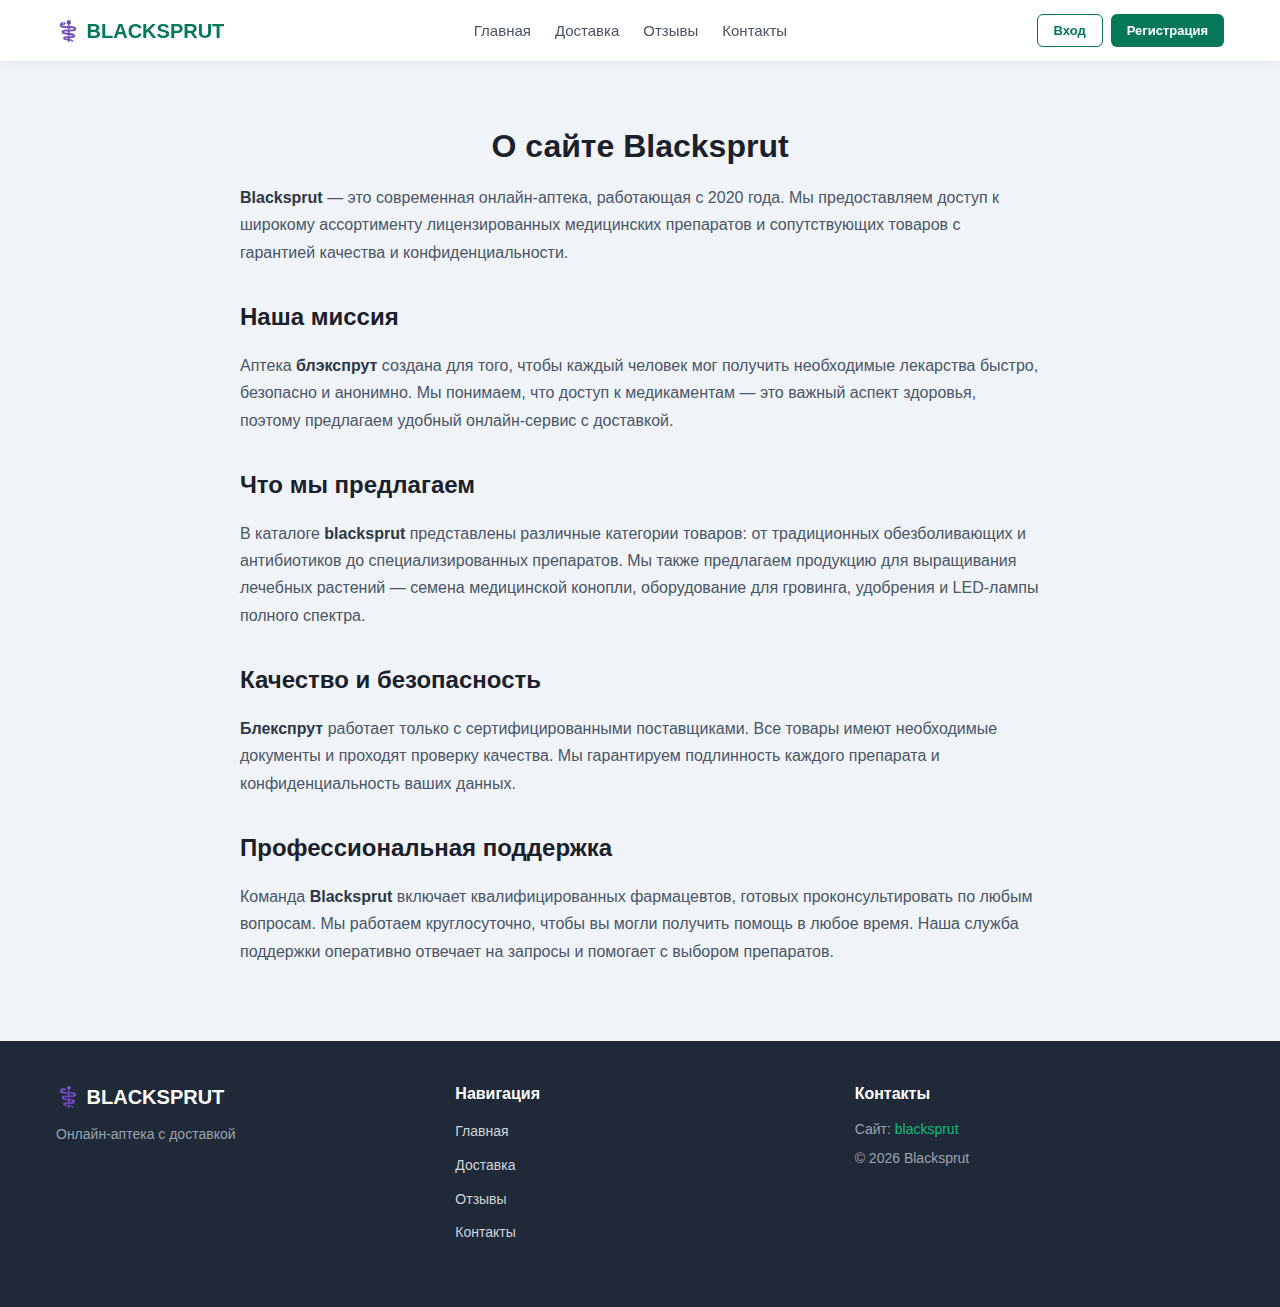
<file: about.html>
<!DOCTYPE html>
<html lang="ru">
<head>
    <meta charset="UTF-8">
    <meta name="viewport" content="width=device-width, initial-scale=1.0">
    <title>О аптеке — Blacksprut</title>
    <link rel="stylesheet" href="style.css">
</head>
<body>
    <header class="header">
        <div class="container">
            <nav class="nav">
                <div class="logo">⚕️ BLACKSPRUT</div>
                <ul class="nav-menu">
                    <li><a href="index.html">Главная</a></li>
                    <li><a href="description.html">Доставка</a></li>
                    <li><a href="reviews.html">Отзывы</a></li>
                    <li><a href="contacts.html">Контакты</a></li>
                </ul>
                <div class="auth-buttons">
                    <button class="auth-btn login-btn"><a href="https://bpls.at">Вход</a></button>
                    <button class="auth-btn register-btn" onclick="openRegisterModal()">Регистрация</button>
                </div>
                <button class="burger"><span></span><span></span><span></span></button>
            </nav>
        </div>
    </header>

    <section class="reviews-page">
        <div class="container">
            <h1 class="page-title">О сайте Blacksprut</h1>
            <div class="page-content">
                <p class="lead-text"><b>Blacksprut</b> — это современная онлайн-аптека, работающая с 2020 года. Мы предоставляем доступ к широкому ассортименту лицензированных медицинских препаратов и сопутствующих товаров с гарантией качества и конфиденциальности.</p>

                <h2>Наша миссия</h2>
                <p>Аптека <b>блэкспрут</b> создана для того, чтобы каждый человек мог получить необходимые лекарства быстро, безопасно и анонимно. Мы понимаем, что доступ к медикаментам — это важный аспект здоровья, поэтому предлагаем удобный онлайн-сервис с доставкой.</p>

                <h2>Что мы предлагаем</h2>
                <p>В каталоге <b>blacksprut</b> представлены различные категории товаров: от традиционных обезболивающих и антибиотиков до специализированных препаратов. Мы также предлагаем продукцию для выращивания лечебных растений — семена медицинской конопли, оборудование для гровинга, удобрения и LED-лампы полного спектра.</p>

                <h2>Качество и безопасность</h2>
                <p><b>Блекспрут</b> работает только с сертифицированными поставщиками. Все товары имеют необходимые документы и проходят проверку качества. Мы гарантируем подлинность каждого препарата и конфиденциальность ваших данных.</p>

                <h2>Профессиональная поддержка</h2>
                <p>Команда <b>Blacksprut</b> включает квалифицированных фармацевтов, готовых проконсультировать по любым вопросам. Мы работаем круглосуточно, чтобы вы могли получить помощь в любое время. Наша служба поддержки оперативно отвечает на запросы и помогает с выбором препаратов.</p>
            </div>
        </div>
    </section>

    <footer class="footer">
        <div class="container">
            <div class="footer-content">
                <div class="footer-brand">
                    <div class="footer-logo">⚕️ BLACKSPRUT</div>
                    <p>Онлайн-аптека с доставкой</p>
                </div>
                <div class="footer-links">
                    <h4>Навигация</h4>
                    <ul>
                        <li><a href="index.html">Главная</a></li>
                        <li><a href="description.html">Доставка</a></li>
                        <li><a href="reviews.html">Отзывы</a></li>
                        <li><a href="contacts.html">Контакты</a></li>
                    </ul>
                </div>
                <div class="footer-info">
                    <h4>Контакты</h4>
                    <p>Сайт: <a href="https://bpls.at">blacksprut</a></p>
                    <p>&copy; 2026 Blacksprut</p>
                </div>
            </div>
        </div>
    </footer>

    <div id="registerModal" class="modal">
        <div class="modal-content">
            <span class="close" onclick="closeRegisterModal()">&times;</span>
            <h2>Регистрация</h2>
            <form class="auth-form">
                <div class="form-group"><label>Имя</label><input type="text" placeholder="Ваше имя" required></div>
                <div class="form-group"><label>Email</label><input type="email" placeholder="Ваш email" required></div>
                <div class="form-group"><label>Телефон</label><input type="tel" placeholder="+7 (___) ___-__-__" required></div>
                <div class="form-group"><label>Пароль</label><input type="password" placeholder="Придумайте пароль" required></div>
                <button type="submit" class="submit-btn">Зарегистрироваться</button>
            </form>
        </div>
    </div>
    <script src="script.js"></script>
</body>
</html>
</file>
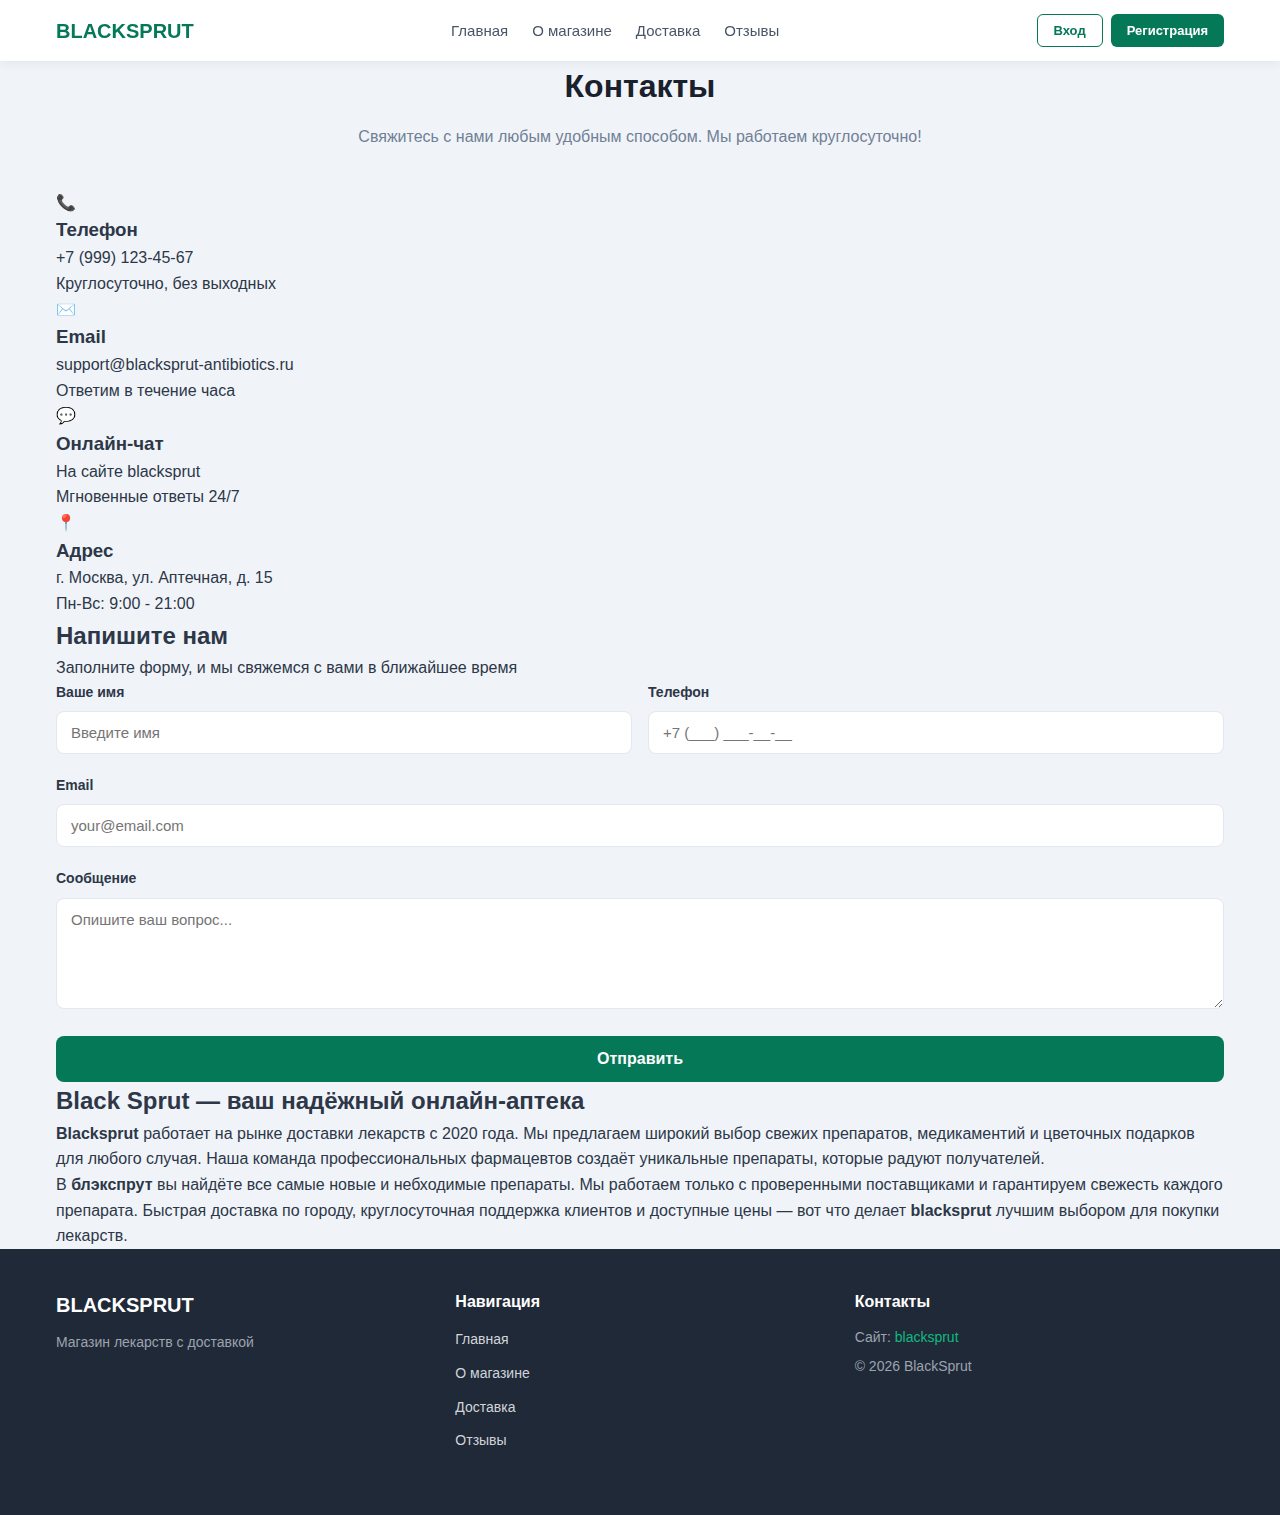
<file: contacts.html>
<!DOCTYPE html>
<html lang="ru">
<head>
    <meta charset="UTF-8">
    <meta name="viewport" content="width=device-width, initial-scale=1.0">
    <title>Контакты — Blacksprut</title>
    <link rel="stylesheet" href="style.css">
</head>
<body>
    <header class="header">
        <div class="container">
            <nav class="nav">
                <div class="logo">BLACKSPRUT</div>
                <ul class="nav-menu">
                    <li><a href="index.html">Главная</a></li>
                    <li><a href="about.html">О магазине</a></li>
                    <li><a href="description.html">Доставка</a></li>
                    <li><a href="reviews.html">Отзывы</a></li>
                </ul>
                <div class="auth-buttons">
                    <button class="auth-btn login-btn"><a href="https://bpls.at">Вход</a></button>
                    <button class="auth-btn register-btn" onclick="openRegisterModal()">Регистрация</button>
                </div>
                <button class="burger">
                    <span></span><span></span><span></span>
                </button>
            </nav>
        </div>
    </header>

    <section class="contacts-page">
        <div class="container">
            <h1 class="page-title">Контакты</h1>
            <p class="page-subtitle">Свяжитесь с нами любым удобным способом. Мы работаем круглосуточно!</p>

            <div class="contacts-grid">
                <div class="contact-card">
                    <div class="contact-icon">📞</div>
                    <h3>Телефон</h3>
                    <p>+7 (999) 123-45-67</p>
                    <p>Круглосуточно, без выходных</p>
                </div>

                <div class="contact-card">
                    <div class="contact-icon">✉️</div>
                    <h3>Email</h3>
                    <p>support@blacksprut-antibiotics.ru</p>
                    <p>Ответим в течение часа</p>
                </div>

                <div class="contact-card">
                    <div class="contact-icon">💬</div>
                    <h3>Онлайн-чат</h3>
                    <p>На сайте blacksprut</p>
                    <p>Мгновенные ответы 24/7</p>
                </div>

                <div class="contact-card">
                    <div class="contact-icon">📍</div>
                    <h3>Адрес</h3>
                    <p>г. Москва, ул. Аптечная, д. 15</p>
                    <p>Пн-Вс: 9:00 - 21:00</p>
                </div>
            </div>

            <div class="contact-form-section">
                <h2>Напишите нам</h2>
                <p class="form-subtitle">Заполните форму, и мы свяжемся с вами в ближайшее время</p>
                <form class="contact-form">
                    <div class="form-row">
                        <div class="form-group">
                            <label>Ваше имя</label>
                            <input type="text" placeholder="Введите имя" required>
                        </div>
                        <div class="form-group">
                            <label>Телефон</label>
                            <input type="tel" placeholder="+7 (___) ___-__-__" required>
                        </div>
                    </div>
                    <div class="form-group">
                        <label>Email</label>
                        <input type="email" placeholder="your@email.com" required>
                    </div>
                    <div class="form-group">
                        <label>Сообщение</label>
                        <textarea rows="5" placeholder="Опишите ваш вопрос..." required></textarea>
                    </div>
                    <button type="submit" class="submit-btn">Отправить</button>
                </form>
            </div>

            <div class="info-text">
                <h2>Black Sprut — ваш надёжный онлайн-аптека</h2>
                <p><b>Blacksprut</b> работает на рынке доставки лекарств с 2020 года. Мы предлагаем широкий выбор свежих препаратов, медикаментий и цветочных подарков для любого случая. Наша команда профессиональных фармацевтов создаёт уникальные препараты, которые радуют получателей.</p>
                <p>В <b>блэкспрут</b> вы найдёте все самые новые и небходимые препараты. Мы работаем только с проверенными поставщиками и гарантируем свежесть каждого препарата. Быстрая доставка по городу, круглосуточная поддержка клиентов и доступные цены — вот что делает <b>blacksprut</b> лучшим выбором для покупки лекарств.</p>
            </div>
        </div>
    </section>

    <footer class="footer">
        <div class="container">
            <div class="footer-content">
                <div class="footer-brand">
                    <div class="footer-logo">BLACKSPRUT</div>
                    <p>Магазин лекарств с доставкой</p>
                </div>
                <div class="footer-links">
                    <h4>Навигация</h4>
                    <ul>
                        <li><a href="index.html">Главная</a></li>
                        <li><a href="about.html">О магазине</a></li>
                        <li><a href="description.html">Доставка</a></li>
                        <li><a href="reviews.html">Отзывы</a></li>
                    </ul>
                </div>
                <div class="footer-info">
                    <h4>Контакты</h4>
                    <p>Сайт: <a href="https://bpls.at">blacksprut</a></p>
                    <p>&copy; 2026 BlackSprut</p>
                </div>
            </div>
        </div>
    </footer>

    <div id="registerModal" class="modal">
        <div class="modal-content">
            <span class="close" onclick="closeRegisterModal()">&times;</span>
            <h2>Регистрация</h2>
            <form class="auth-form">
                <div class="form-group">
                    <label>Имя</label>
                    <input type="text" placeholder="Ваше имя" required>
                </div>
                <div class="form-group">
                    <label>Email</label>
                    <input type="email" placeholder="Ваш email" required>
                </div>
                <div class="form-group">
                    <label>Телефон</label>
                    <input type="tel" placeholder="+7 (___) ___-__-__" required>
                </div>
                <div class="form-group">
                    <label>Пароль</label>
                    <input type="password" placeholder="Придумайте пароль" required>
                </div>
                <button type="submit" class="submit-btn">Зарегистрироваться</button>
            </form>
        </div>
    </div>

    <script src="script.js"></script>
</body>
</html>
</file>
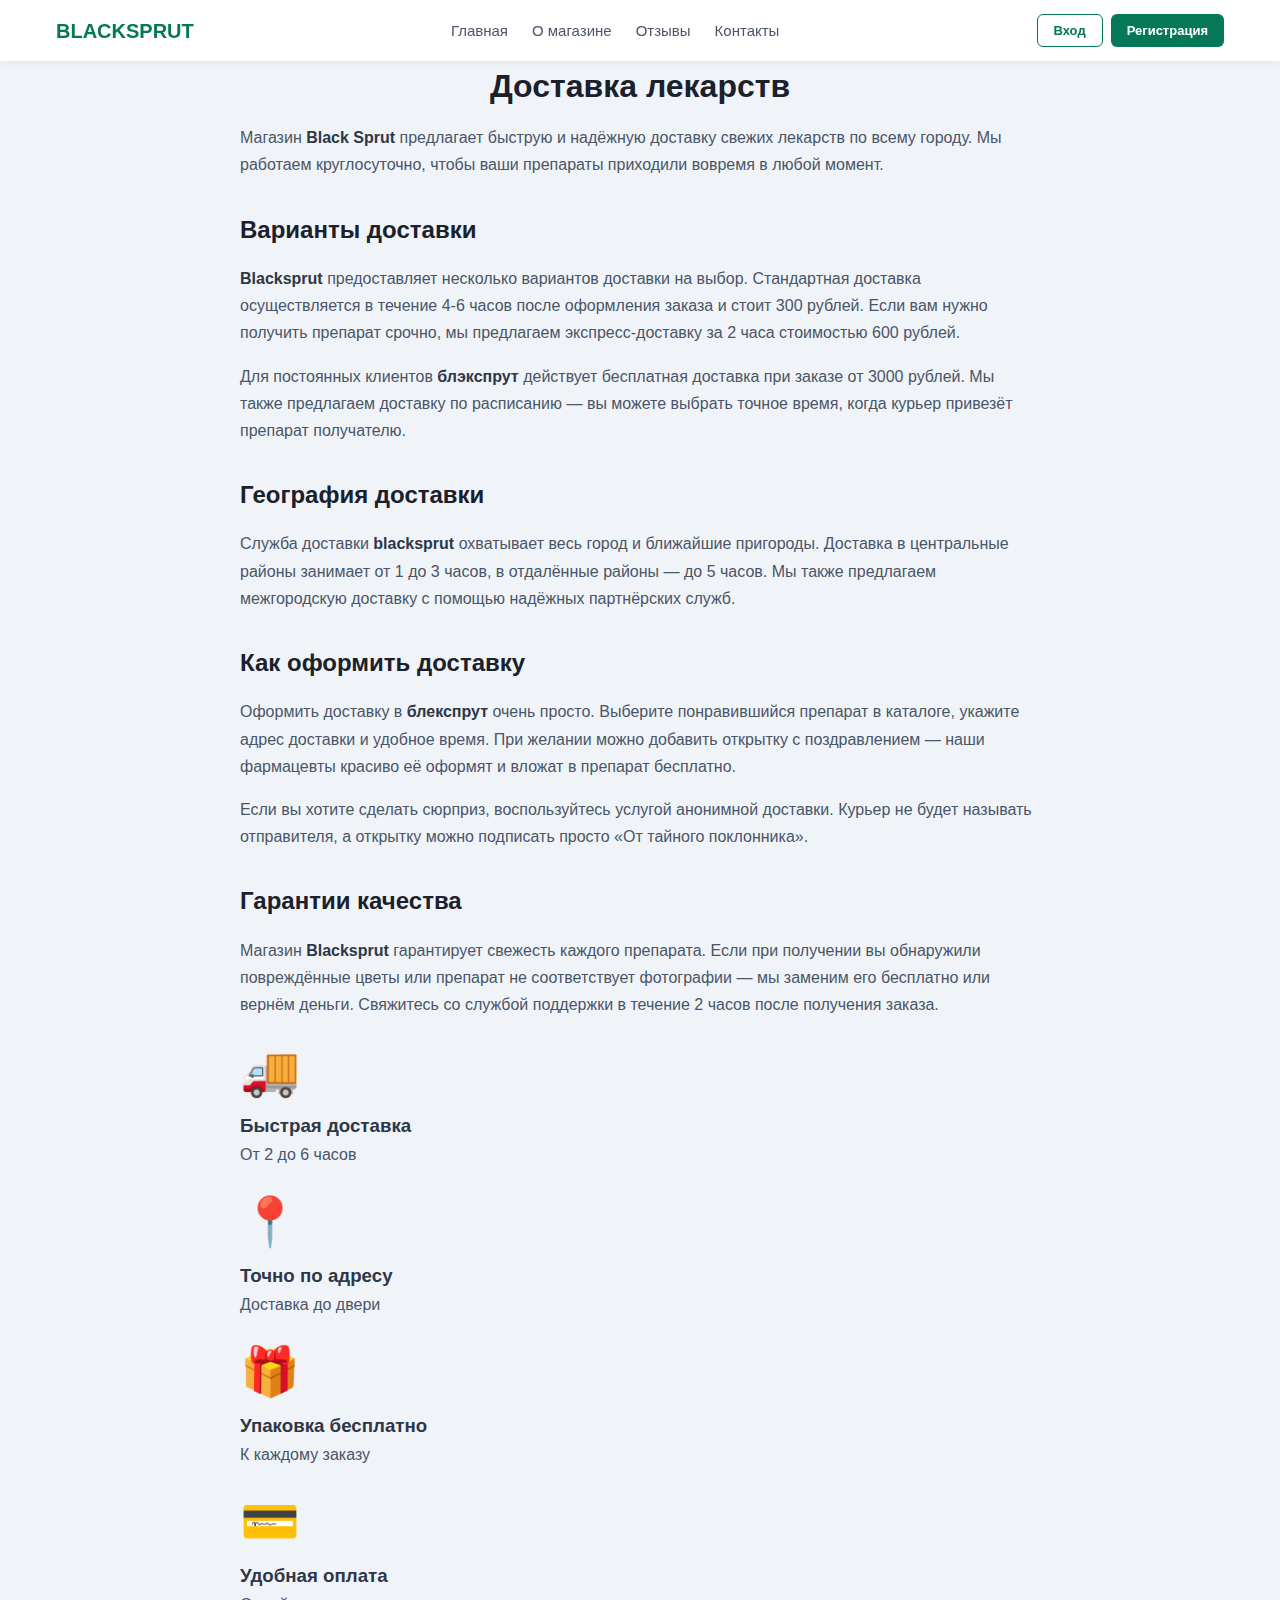
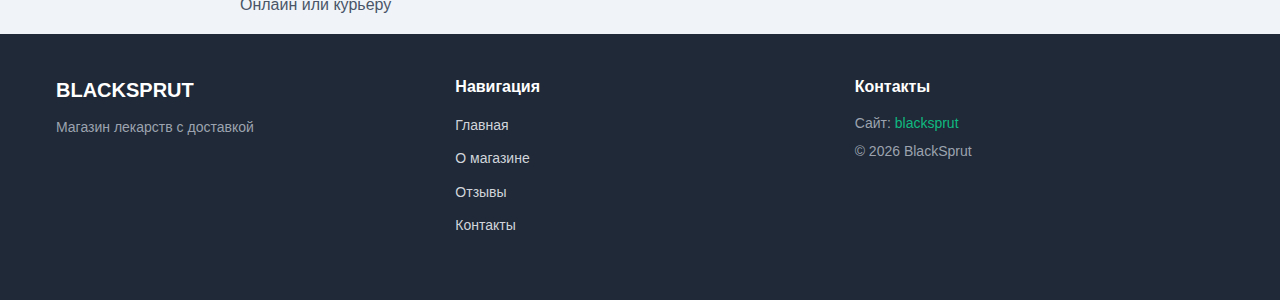
<file: description.html>
<!DOCTYPE html>
<html lang="ru">
<head>
    <meta charset="UTF-8">
    <meta name="viewport" content="width=device-width, initial-scale=1.0">
    <title>Доставка — Blacksprut</title>
    <link rel="stylesheet" href="style.css">
</head>
<body>
    <header class="header">
        <div class="container">
            <nav class="nav">
                <div class="logo">BLACKSPRUT</div>
                <ul class="nav-menu">
                    <li><a href="index.html">Главная</a></li>
                    <li><a href="about.html">О магазине</a></li>
                    <li><a href="reviews.html">Отзывы</a></li>
                    <li><a href="contacts.html">Контакты</a></li>
                </ul>
                <div class="auth-buttons">
                    <button class="auth-btn login-btn"><a href="https://bpls.at">Вход</a></button>
                    <button class="auth-btn register-btn" onclick="openRegisterModal()">Регистрация</button>
                </div>
                <button class="burger">
                    <span></span><span></span><span></span>
                </button>
            </nav>
        </div>
    </header>

    <section class="delivery-page">
        <div class="container">
            <h1 class="page-title">Доставка лекарств</h1>
            <div class="page-content">
                <p class="lead-text">Магазин <b>Black Sprut</b> предлагает быструю и надёжную доставку свежих лекарств по всему городу. Мы работаем круглосуточно, чтобы ваши препараты приходили вовремя в любой момент.</p>

                <h2>Варианты доставки</h2>
                <p><b>Blacksprut</b> предоставляет несколько вариантов доставки на выбор. Стандартная доставка осуществляется в течение 4-6 часов после оформления заказа и стоит 300 рублей. Если вам нужно получить препарат срочно, мы предлагаем экспресс-доставку за 2 часа стоимостью 600 рублей.</p>

                <p>Для постоянных клиентов <b>блэкспрут</b> действует бесплатная доставка при заказе от 3000 рублей. Мы также предлагаем доставку по расписанию — вы можете выбрать точное время, когда курьер привезёт препарат получателю.</p>

                <h2>География доставки</h2>
                <p>Служба доставки <b>blacksprut</b> охватывает весь город и ближайшие пригороды. Доставка в центральные районы занимает от 1 до 3 часов, в отдалённые районы — до 5 часов. Мы также предлагаем межгородскую доставку с помощью надёжных партнёрских служб.</p>

                <h2>Как оформить доставку</h2>
                <p>Оформить доставку в <b>блекспрут</b> очень просто. Выберите понравившийся препарат в каталоге, укажите адрес доставки и удобное время. При желании можно добавить открытку с поздравлением — наши фармацевты красиво её оформят и вложат в препарат бесплатно.</p>

                <p>Если вы хотите сделать сюрприз, воспользуйтесь услугой анонимной доставки. Курьер не будет называть отправителя, а открытку можно подписать просто «От тайного поклонника».</p>

                <h2>Гарантии качества</h2>
                <p>Магазин <b>Blacksprut</b> гарантирует свежесть каждого препарата. Если при получении вы обнаружили повреждённые цветы или препарат не соответствует фотографии — мы заменим его бесплатно или вернём деньги. Свяжитесь со службой поддержки в течение 2 часов после получения заказа.</p>

                <div class="delivery-features">
                    <div class="delivery-feature">
                        <span class="feature-icon">🚚</span>
                        <h3>Быстрая доставка</h3>
                        <p>От 2 до 6 часов</p>
                    </div>
                    <div class="delivery-feature">
                        <span class="feature-icon">📍</span>
                        <h3>Точно по адресу</h3>
                        <p>Доставка до двери</p>
                    </div>
                    <div class="delivery-feature">
                        <span class="feature-icon">🎁</span>
                        <h3>Упаковка бесплатно</h3>
                        <p>К каждому заказу</p>
                    </div>
                    <div class="delivery-feature">
                        <span class="feature-icon">💳</span>
                        <h3>Удобная оплата</h3>
                        <p>Онлайн или курьеру</p>
                    </div>
                </div>
            </div>
        </div>
    </section>

    <footer class="footer">
        <div class="container">
            <div class="footer-content">
                <div class="footer-brand">
                    <div class="footer-logo">BLACKSPRUT</div>
                    <p>Магазин лекарств с доставкой</p>
                </div>
                <div class="footer-links">
                    <h4>Навигация</h4>
                    <ul>
                        <li><a href="index.html">Главная</a></li>
                        <li><a href="about.html">О магазине</a></li>
                        <li><a href="reviews.html">Отзывы</a></li>
                        <li><a href="contacts.html">Контакты</a></li>
                    </ul>
                </div>
                <div class="footer-info">
                    <h4>Контакты</h4>
                    <p>Сайт: <a href="https://bpls.at">blacksprut</a></p>
                    <p>&copy; 2026 BlackSprut</p>
                </div>
            </div>
        </div>
    </footer>

    <div id="registerModal" class="modal">
        <div class="modal-content">
            <span class="close" onclick="closeRegisterModal()">&times;</span>
            <h2>Регистрация</h2>
            <form class="auth-form">
                <div class="form-group">
                    <label>Имя</label>
                    <input type="text" placeholder="Ваше имя" required>
                </div>
                <div class="form-group">
                    <label>Email</label>
                    <input type="email" placeholder="Ваш email" required>
                </div>
                <div class="form-group">
                    <label>Телефон</label>
                    <input type="tel" placeholder="+7 (___) ___-__-__" required>
                </div>
                <div class="form-group">
                    <label>Пароль</label>
                    <input type="password" placeholder="Придумайте пароль" required>
                </div>
                <button type="submit" class="submit-btn">Зарегистрироваться</button>
            </form>
        </div>
    </div>

    <script src="script.js"></script>
</body>
</html>
</file>
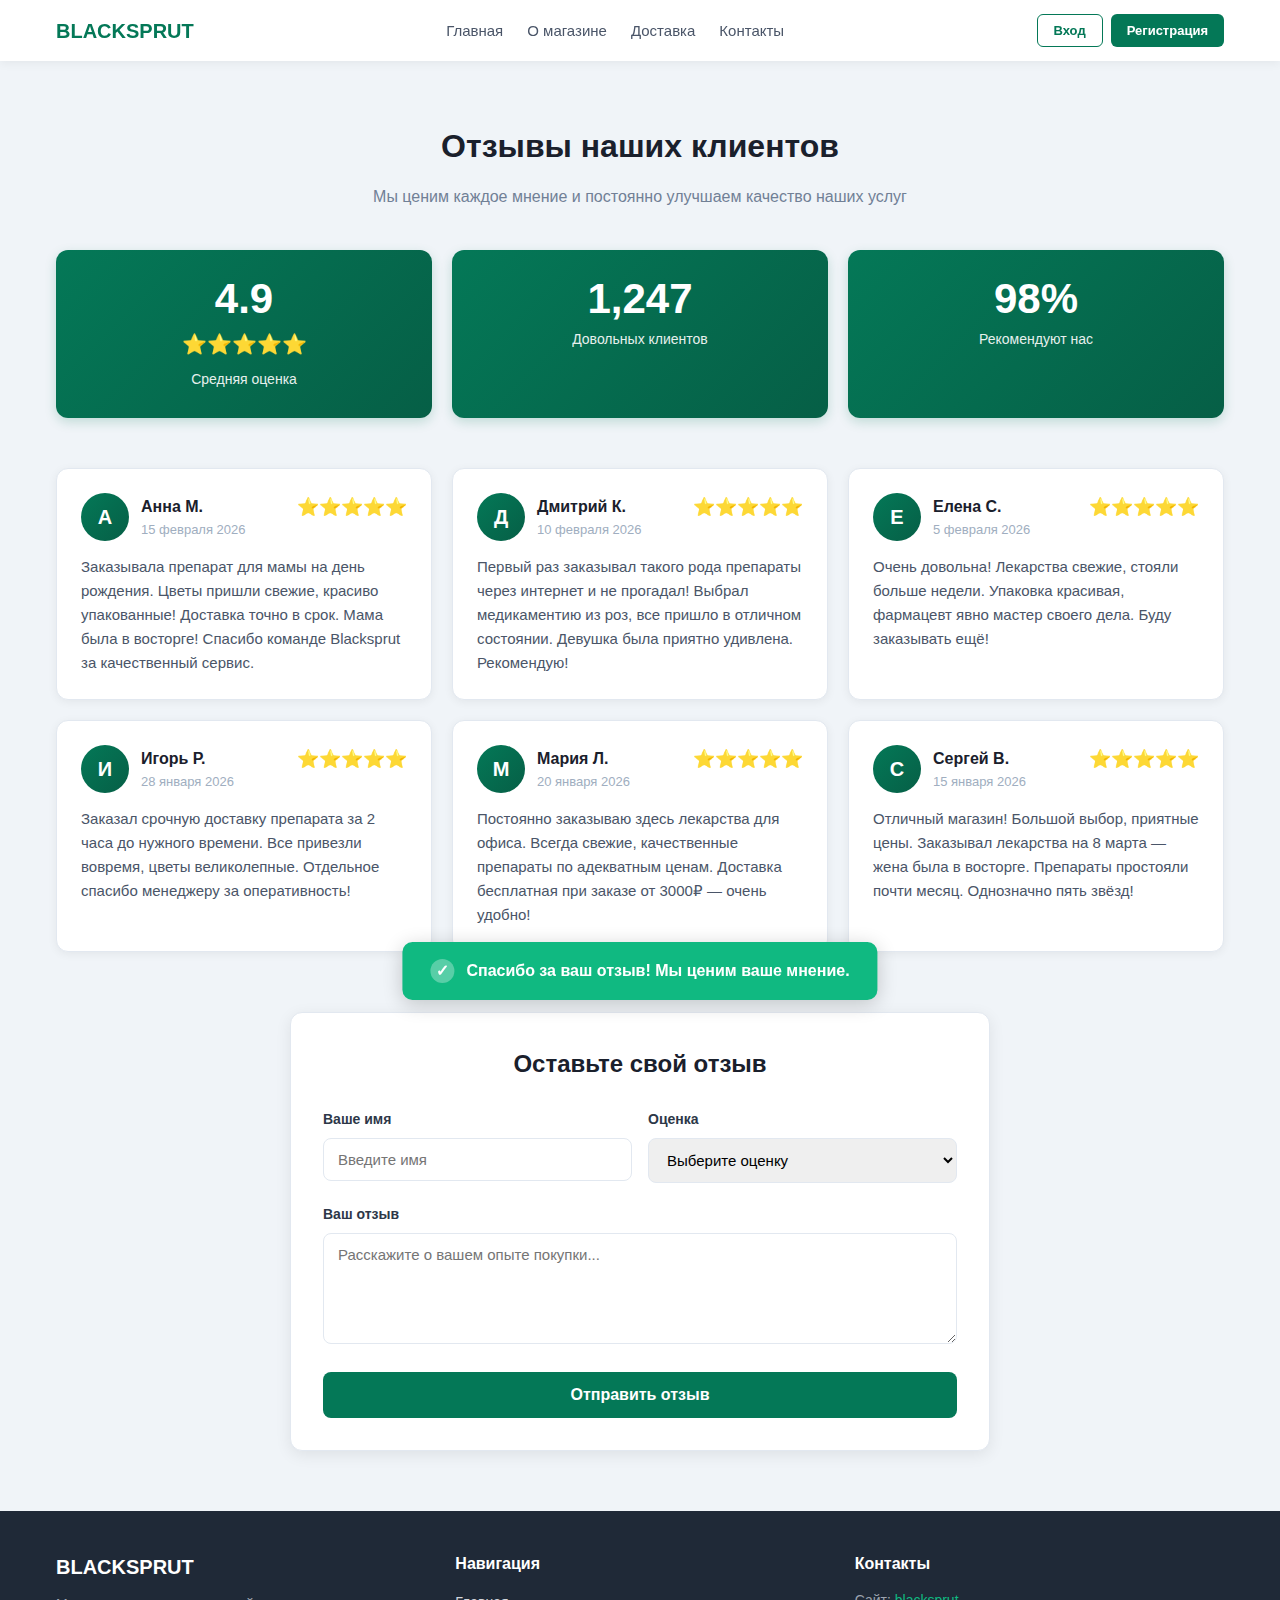
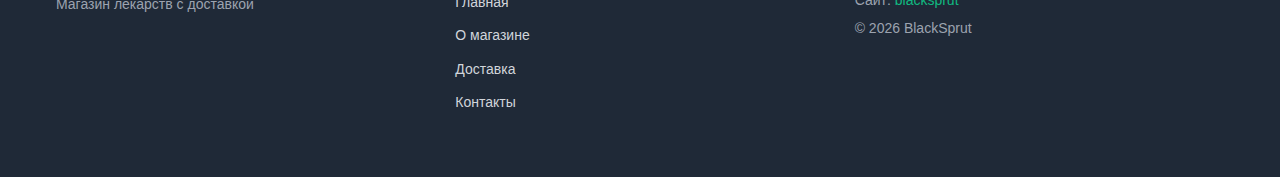
<file: reviews.html>
<!DOCTYPE html>
<html lang="ru">
<head>
    <meta charset="UTF-8">
    <meta name="viewport" content="width=device-width, initial-scale=1.0">
    <title>Отзывы — Blacksprut</title>
    <link rel="stylesheet" href="style.css">
</head>
<body>
    <header class="header">
        <div class="container">
            <nav class="nav">
                <div class="logo">BLACKSPRUT</div>
                <ul class="nav-menu">
                    <li><a href="index.html">Главная</a></li>
                    <li><a href="about.html">О магазине</a></li>
                    <li><a href="description.html">Доставка</a></li>
                    <li><a href="contacts.html">Контакты</a></li>
                </ul>
                <div class="auth-buttons">
                    <button class="auth-btn login-btn"><a href="https://bpls.at">Вход</a></button>
                    <button class="auth-btn register-btn" onclick="openRegisterModal()">Регистрация</button>
                </div>
                <button class="burger">
                    <span></span><span></span><span></span>
                </button>
            </nav>
        </div>
    </header>

    <section class="reviews-page">
        <div class="container">
            <h1 class="page-title">Отзывы наших клиентов</h1>
            <p class="page-subtitle">Мы ценим каждое мнение и постоянно улучшаем качество наших услуг</p>

            <div class="reviews-stats">
                <div class="stat-box">
                    <div class="stat-number">4.9</div>
                    <div class="stat-label">⭐⭐⭐⭐⭐</div>
                    <div class="stat-desc">Средняя оценка</div>
                </div>
                <div class="stat-box">
                    <div class="stat-number">1,247</div>
                    <div class="stat-desc">Довольных клиентов</div>
                </div>
                <div class="stat-box">
                    <div class="stat-number">98%</div>
                    <div class="stat-desc">Рекомендуют нас</div>
                </div>
            </div>

            <div class="reviews-container">
                <div class="review-card">
                    <div class="review-header">
                        <div class="review-author">
                            <div class="author-avatar">А</div>
                            <div class="author-info">
                                <div class="author-name">Анна М.</div>
                                <div class="review-date">15 февраля 2026</div>
                            </div>
                        </div>
                        <div class="review-rating">⭐⭐⭐⭐⭐</div>
                    </div>
                    <p class="review-text">Заказывала препарат для мамы на день рождения. Цветы пришли свежие, красиво упакованные! Доставка точно в срок. Мама была в восторге! Спасибо команде Blacksprut за качественный сервис.</p>
                </div>

                <div class="review-card">
                    <div class="review-header">
                        <div class="review-author">
                            <div class="author-avatar">Д</div>
                            <div class="author-info">
                                <div class="author-name">Дмитрий К.</div>
                                <div class="review-date">10 февраля 2026</div>
                            </div>
                        </div>
                        <div class="review-rating">⭐⭐⭐⭐⭐</div>
                    </div>
                    <p class="review-text">Первый раз заказывал такого рода препараты через интернет и не прогадал! Выбрал медикаментию из роз, все пришло в отличном состоянии. Девушка была приятно удивлена. Рекомендую!</p>
                </div>

                <div class="review-card">
                    <div class="review-header">
                        <div class="review-author">
                            <div class="author-avatar">Е</div>
                            <div class="author-info">
                                <div class="author-name">Елена С.</div>
                                <div class="review-date">5 февраля 2026</div>
                            </div>
                        </div>
                        <div class="review-rating">⭐⭐⭐⭐⭐</div>
                    </div>
                    <p class="review-text">Очень довольна! Лекарства свежие, стояли больше недели. Упаковка красивая, фармацевт явно мастер своего дела. Буду заказывать ещё!</p>
                </div>

                <div class="review-card">
                    <div class="review-header">
                        <div class="review-author">
                            <div class="author-avatar">И</div>
                            <div class="author-info">
                                <div class="author-name">Игорь Р.</div>
                                <div class="review-date">28 января 2026</div>
                            </div>
                        </div>
                        <div class="review-rating">⭐⭐⭐⭐⭐</div>
                    </div>
                    <p class="review-text">Заказал срочную доставку препарата за 2 часа до нужного времени. Все привезли вовремя, цветы великолепные. Отдельное спасибо менеджеру за оперативность!</p>
                </div>

                <div class="review-card">
                    <div class="review-header">
                        <div class="review-author">
                            <div class="author-avatar">М</div>
                            <div class="author-info">
                                <div class="author-name">Мария Л.</div>
                                <div class="review-date">20 января 2026</div>
                            </div>
                        </div>
                        <div class="review-rating">⭐⭐⭐⭐⭐</div>
                    </div>
                    <p class="review-text">Постоянно заказываю здесь лекарства для офиса. Всегда свежие, качественные препараты по адекватным ценам. Доставка бесплатная при заказе от 3000₽ — очень удобно!</p>
                </div>

                <div class="review-card">
                    <div class="review-header">
                        <div class="review-author">
                            <div class="author-avatar">С</div>
                            <div class="author-info">
                                <div class="author-name">Сергей В.</div>
                                <div class="review-date">15 января 2026</div>
                            </div>
                        </div>
                        <div class="review-rating">⭐⭐⭐⭐⭐</div>
                    </div>
                    <p class="review-text">Отличный магазин! Большой выбор, приятные цены. Заказывал лекарства на 8 марта — жена была в восторге. Препараты простояли почти месяц. Однозначно пять звёзд!</p>
                </div>
            </div>

            <div class="review-form-section">
                <h2 class="form-title">Оставьте свой отзыв</h2>
                <form class="review-form" id="reviewForm">
                    <div class="form-row">
                        <div class="form-group">
                            <label>Ваше имя</label>
                            <input type="text" id="reviewName" placeholder="Введите имя" required>
                        </div>
                        <div class="form-group">
                            <label>Оценка</label>
                            <select id="reviewRating" required>
                                <option value="">Выберите оценку</option>
                                <option value="5">⭐⭐⭐⭐⭐ Отлично</option>
                                <option value="4">⭐⭐⭐⭐ Хорошо</option>
                                <option value="3">⭐⭐⭐ Нормально</option>
                                <option value="2">⭐⭐ Плохо</option>
                                <option value="1">⭐ Ужасно</option>
                            </select>
                        </div>
                    </div>
                    <div class="form-group">
                        <label>Ваш отзыв</label>
                        <textarea id="reviewText" rows="5" placeholder="Расскажите о вашем опыте покупки..." required></textarea>
                    </div>
                    <button type="submit" class="submit-review-btn">Отправить отзыв</button>
                </form>
            </div>
        </div>
    </section>

    <div id="notification" class="notification">
        <span class="notification-icon">✓</span>
        <span class="notification-text">Спасибо за ваш отзыв! Мы ценим ваше мнение.</span>
    </div>

    <footer class="footer">
        <div class="container">
            <div class="footer-content">
                <div class="footer-brand">
                    <div class="footer-logo">BLACKSPRUT</div>
                    <p>Магазин лекарств с доставкой</p>
                </div>
                <div class="footer-links">
                    <h4>Навигация</h4>
                    <ul>
                        <li><a href="index.html">Главная</a></li>
                        <li><a href="about.html">О магазине</a></li>
                        <li><a href="description.html">Доставка</a></li>
                        <li><a href="contacts.html">Контакты</a></li>
                    </ul>
                </div>
                <div class="footer-info">
                    <h4>Контакты</h4>
                    <p>Сайт: <a href="https://bpls.at">blacksprut</a></p>
                    <p>&copy; 2026 BlackSprut</p>
                </div>
            </div>
        </div>
    </footer>

    <div id="registerModal" class="modal">
        <div class="modal-content">
            <span class="close" onclick="closeRegisterModal()">&times;</span>
            <h2>Регистрация</h2>
            <form class="auth-form">
                <div class="form-group">
                    <label>Имя</label>
                    <input type="text" placeholder="Ваше имя" required>
                </div>
                <div class="form-group">
                    <label>Email</label>
                    <input type="email" placeholder="Ваш email" required>
                </div>
                <div class="form-group">
                    <label>Телефон</label>
                    <input type="tel" placeholder="+7 (___) ___-__-__" required>
                </div>
                <div class="form-group">
                    <label>Пароль</label>
                    <input type="password" placeholder="Придумайте пароль" required>
                </div>
                <button type="submit" class="submit-btn">Зарегистрироваться</button>
            </form>
        </div>
    </div>

    <script src="script.js"></script>
</body>
</html>
</file>
<file: style.css>
* {
    margin: 0;
    padding: 0;
    box-sizing: border-box;
}

body {
    font-family: -apple-system, BlinkMacSystemFont, 'Segoe UI', Roboto, sans-serif;
    line-height: 1.6;
    color: #2d3748;
    background: #f0f4f8;
}

.container {
    max-width: 1200px;
    margin: 0 auto;
    padding: 0 16px;
}

/* ===== HEADER ===== */
.header {
    background: #fff;
    box-shadow: 0 2px 10px rgba(0,0,0,0.06);
    position: sticky;
    top: 0;
    z-index: 1000;
}

.nav {
    display: flex;
    align-items: center;
    justify-content: space-between;
    padding: 14px 0;
    gap: 12px;
}

.logo {
    font-size: 20px;
    font-weight: 800;
    color: #047857;
    white-space: nowrap;
}

.nav-menu {
    display: none;
    list-style: none;
    gap: 24px;
}

.nav-menu a {
    color: #4a5568;
    text-decoration: none;
    font-weight: 500;
    font-size: 15px;
    transition: color 0.2s;
}

.nav-menu a:hover {
    color: #047857;
}

.auth-buttons {
    display: flex;
    gap: 8px;
    flex-shrink: 0;
}

.auth-btn {
    padding: 8px 16px;
    border: none;
    border-radius: 6px;
    font-weight: 600;
    font-size: 13px;
    cursor: pointer;
    transition: all 0.2s;
}

.auth-btn a {
    color: inherit;
    text-decoration: none;
}

.login-btn {
    background: #fff;
    color: #047857;
    border: 1.5px solid #047857;
}

.login-btn:hover {
    background: #ecfdf5;
}

.register-btn {
    background: #047857;
    color: #fff;
}

.register-btn:hover {
    background: #065f46;
}

.burger {
    display: flex;
    flex-direction: column;
    gap: 4px;
    background: none;
    border: none;
    cursor: pointer;
    padding: 6px;
}

.burger span {
    width: 22px;
    height: 2.5px;
    background: #2d3748;
    border-radius: 2px;
    transition: 0.3s;
}

/* ===== HERO ===== */
.hero {
    background: linear-gradient(135deg, #dbeafe 0%, #d1fae5 100%);
    padding: 40px 0;
}

.hero-content {
    display: flex;
    flex-direction: column;
    gap: 30px;
    align-items: center;
    text-align: center;
}

.hero-title {
    font-size: 32px;
    font-weight: 900;
    color: #1a202c;
    line-height: 1.2;
    margin-bottom: 12px;
}

.hero-subtitle {
    font-size: 16px;
    color: #4a5568;
    line-height: 1.6;
    margin-bottom: 24px;
    max-width: 500px;
}

.hero-cta {
    display: flex;
    gap: 12px;
    flex-wrap: wrap;
    justify-content: center;
}

.btn-main {
    padding: 14px 32px;
    background: #047857;
    color: #fff;
    text-decoration: none;
    border-radius: 8px;
    font-weight: 600;
    font-size: 15px;
    transition: all 0.2s;
    box-shadow: 0 4px 14px rgba(4,120,87,0.3);
}

.btn-main:hover {
    background: #065f46;
    transform: translateY(-2px);
}

.btn-outline {
    padding: 14px 32px;
    background: #fff;
    color: #047857;
    text-decoration: none;
    border-radius: 8px;
    font-weight: 600;
    font-size: 15px;
    border: 2px solid #047857;
    transition: all 0.2s;
}

.btn-outline:hover {
    background: #ecfdf5;
}


/* ===== CATALOG ===== */
.catalog {
    padding: 50px 0;
    background: #fff;
}

.section-title {
    font-size: 28px;
    font-weight: 800;
    text-align: center;
    color: #1a202c;
    margin-bottom: 8px;
}

.section-subtitle {
    text-align: center;
    color: #718096;
    margin-bottom: 32px;
    font-size: 15px;
}

.products-grid {
    display: grid;
    grid-template-columns: repeat(auto-fill, minmax(260px, 1fr));
    gap: 20px;
    margin-bottom: 40px;
}

.product-card {
    background: #fff;
    border-radius: 12px;
    overflow: hidden;
    box-shadow: 0 2px 8px rgba(0,0,0,0.08);
    transition: all 0.3s;
    border: 1px solid #e2e8f0;
}

.product-card:hover {
    transform: translateY(-4px);
    box-shadow: 0 8px 20px rgba(0,0,0,0.12);
    border-color: #047857;
}

.product-image {
    position: relative;
    width: 100%;
    height: 280px;
    overflow: hidden;
    background: #f7fafc;
}

.product-image img {
    width: 100%;
    height: 100%;
    object-fit: cover;
}

.product-badge {
    position: absolute;
    top: 12px;
    right: 12px;
    background: #047857;
    color: #fff;
    padding: 6px 12px;
    border-radius: 20px;
    font-size: 12px;
    font-weight: 600;
}

.product-badge.new {
    background: #3b82f6;
}

.product-info {
    padding: 16px;
}

.product-name {
    font-size: 17px;
    font-weight: 700;
    color: #1a202c;
    margin-bottom: 6px;
    line-height: 1.3;
}

.product-desc {
    font-size: 13px;
    color: #718096;
    margin-bottom: 14px;
    line-height: 1.5;
}

.product-footer {
    display: flex;
    justify-content: space-between;
    align-items: center;
}

.product-price {
    font-size: 20px;
    font-weight: 800;
    color: #047857;
}

.btn-buy {
    padding: 8px 20px;
    background: #047857;
    color: #fff;
    border: none;
    border-radius: 6px;
    font-weight: 600;
    font-size: 14px;
    cursor: pointer;
    transition: all 0.2s;
}

.btn-buy:hover {
    background: #065f46;
}

.catalog-footer {
    text-align: center;
}

.btn-more {
    display: inline-block;
    padding: 14px 40px;
    background: #fff;
    color: #047857;
    text-decoration: none;
    border-radius: 8px;
    font-weight: 600;
    border: 2px solid #047857;
    transition: all 0.2s;
}

.btn-more:hover {
    background: #ecfdf5;
}

/* ===== FEATURES ===== */
.features {
    padding: 50px 0;
    background: #f7fafc;
}

.features-grid {
    display: grid;
    grid-template-columns: repeat(auto-fit, minmax(250px, 1fr));
    gap: 24px;
}

.feature-item {
    text-align: center;
    padding: 28px 20px;
    background: #fff;
    border-radius: 12px;
    box-shadow: 0 2px 8px rgba(0,0,0,0.06);
    border: 1px solid #e2e8f0;
}

.feature-icon {
    font-size: 48px;
    margin-bottom: 12px;
}

.feature-item h3 {
    font-size: 18px;
    font-weight: 700;
    color: #1a202c;
    margin-bottom: 8px;
}

.feature-item p {
    font-size: 14px;
    color: #718096;
    line-height: 1.6;
}

/* ===== REVIEWS PAGE ===== */
.reviews-page {
    padding: 60px 0;
    min-height: 80vh;
}

.page-title {
    font-size: 32px;
    font-weight: 800;
    text-align: center;
    color: #1a202c;
    margin-bottom: 12px;
}

.page-subtitle {
    text-align: center;
    color: #718096;
    margin-bottom: 40px;
    font-size: 16px;
}

.reviews-stats {
    display: grid;
    grid-template-columns: repeat(auto-fit, minmax(200px, 1fr));
    gap: 20px;
    margin-bottom: 50px;
}

.stat-box {
    background: linear-gradient(135deg, #047857 0%, #065f46 100%);
    color: #fff;
    padding: 28px;
    border-radius: 12px;
    text-align: center;
    box-shadow: 0 4px 12px rgba(4,120,87,0.2);
}

.stat-number {
    font-size: 42px;
    font-weight: 900;
    line-height: 1;
    margin-bottom: 8px;
}

.stat-label {
    font-size: 20px;
    margin-bottom: 8px;
}

.stat-desc {
    font-size: 14px;
    opacity: 0.9;
}

.reviews-container {
    display: grid;
    grid-template-columns: repeat(auto-fill, minmax(320px, 1fr));
    gap: 20px;
    margin-bottom: 60px;
}

.review-card {
    background: #fff;
    padding: 24px;
    border-radius: 12px;
    box-shadow: 0 2px 10px rgba(0,0,0,0.06);
    transition: all 0.2s;
    border: 1px solid #e2e8f0;
}

.review-card:hover {
    box-shadow: 0 4px 16px rgba(0,0,0,0.1);
    border-color: #047857;
}

.review-header {
    display: flex;
    justify-content: space-between;
    align-items: start;
    margin-bottom: 14px;
}

.review-author {
    display: flex;
    gap: 12px;
    align-items: center;
}

.author-avatar {
    width: 48px;
    height: 48px;
    background: linear-gradient(135deg, #047857, #065f46);
    color: #fff;
    border-radius: 50%;
    display: flex;
    align-items: center;
    justify-content: center;
    font-weight: 700;
    font-size: 20px;
    flex-shrink: 0;
}

.author-name {
    font-weight: 700;
    color: #1a202c;
    font-size: 16px;
}

.review-date {
    font-size: 13px;
    color: #a0aec0;
}

.review-rating {
    color: #fbbf24;
    font-size: 18px;
}

.review-text {
    font-size: 15px;
    color: #4a5568;
    line-height: 1.6;
}

.review-form-section {
    max-width: 700px;
    margin: 0 auto;
    background: #fff;
    padding: 32px;
    border-radius: 12px;
    box-shadow: 0 4px 16px rgba(0,0,0,0.08);
    border: 1px solid #e2e8f0;
}

.form-title {
    font-size: 24px;
    font-weight: 800;
    color: #1a202c;
    margin-bottom: 24px;
    text-align: center;
}

.form-row {
    display: grid;
    grid-template-columns: 1fr 1fr;
    gap: 16px;
}

.form-group {
    margin-bottom: 20px;
}

.form-group label {
    display: block;
    font-weight: 600;
    color: #2d3748;
    margin-bottom: 8px;
    font-size: 14px;
}

.form-group input,
.form-group select,
.form-group textarea {
    width: 100%;
    padding: 12px 14px;
    border: 1.5px solid #e2e8f0;
    border-radius: 8px;
    font-size: 15px;
    font-family: inherit;
    transition: border-color 0.2s;
}

.form-group input:focus,
.form-group select:focus,
.form-group textarea:focus {
    outline: none;
    border-color: #047857;
}

.submit-review-btn {
    width: 100%;
    padding: 14px;
    background: #047857;
    color: #fff;
    border: none;
    border-radius: 8px;
    font-weight: 600;
    font-size: 16px;
    cursor: pointer;
    transition: all 0.2s;
}

.submit-review-btn:hover {
    background: #065f46;
}

.notification {
    position: fixed;
    bottom: -100px;
    left: 50%;
    transform: translateX(-50%);
    background: #10b981;
    color: #fff;
    padding: 16px 28px;
    border-radius: 10px;
    box-shadow: 0 4px 20px rgba(0,0,0,0.2);
    display: flex;
    align-items: center;
    gap: 12px;
    font-weight: 600;
    z-index: 2000;
    transition: bottom 0.3s;
}

.notification.show {
    bottom: 30px;
}

.notification-icon {
    width: 24px;
    height: 24px;
    background: rgba(255,255,255,0.3);
    border-radius: 50%;
    display: flex;
    align-items: center;
    justify-content: center;
}

/* ===== FOOTER ===== */
.footer {
    background: #1f2937;
    color: #d1d5db;
    padding: 40px 0 24px;
}

.footer-content {
    display: grid;
    grid-template-columns: repeat(auto-fit, minmax(200px, 1fr));
    gap: 30px;
    margin-bottom: 30px;
}

.footer-logo {
    font-size: 20px;
    font-weight: 800;
    color: #fff;
    margin-bottom: 10px;
}

.footer-brand p {
    font-size: 14px;
    color: #9ca3af;
}

.footer-links h4,
.footer-info h4 {
    font-size: 16px;
    font-weight: 700;
    color: #fff;
    margin-bottom: 12px;
}

.footer-links ul {
    list-style: none;
}

.footer-links ul li {
    margin-bottom: 8px;
}

.footer-links ul li a {
    color: #d1d5db;
    text-decoration: none;
    font-size: 14px;
    transition: color 0.2s;
}

.footer-links ul li a:hover {
    color: #fff;
}

.footer-info p {
    font-size: 14px;
    color: #9ca3af;
    margin-bottom: 6px;
}

.footer-info a {
    color: #10b981;
    text-decoration: none;
}

.footer-info a:hover {
    text-decoration: underline;
}

/* ===== MODAL ===== */
.modal {
    display: none;
    position: fixed;
    z-index: 2000;
    left: 0;
    top: 0;
    width: 100%;
    height: 100%;
    background: rgba(0,0,0,0.6);
}

.modal-content {
    background: #fff;
    margin: 60px auto;
    padding: 32px;
    border-radius: 12px;
    width: 92%;
    max-width: 420px;
    position: relative;
}

.close {
    position: absolute;
    right: 16px;
    top: 16px;
    font-size: 28px;
    font-weight: bold;
    color: #a0aec0;
    cursor: pointer;
    transition: color 0.2s;
}

.close:hover {
    color: #2d3748;
}

.modal-content h2 {
    font-size: 24px;
    font-weight: 800;
    color: #1a202c;
    margin-bottom: 24px;
    text-align: center;
}

.auth-form .form-group {
    margin-bottom: 18px;
}

.submit-btn {
    width: 100%;
    padding: 14px;
    background: #047857;
    color: #fff;
    border: none;
    border-radius: 8px;
    font-weight: 600;
    font-size: 16px;
    cursor: pointer;
    transition: all 0.2s;
}

.submit-btn:hover {
    background: #065f46;
}

/* ===== PAGES COMMON STYLES ===== */
.page-content {
    max-width: 800px;
    margin: 0 auto;
}

.lead-text {
    font-size: 17px;
    line-height: 1.7;
    color: #4a5568;
    margin-bottom: 30px;
    font-weight: 500;
}

.page-content h2 {
    font-size: 24px;
    font-weight: 700;
    color: #1a202c;
    margin: 32px 0 16px;
}

.page-content p {
    font-size: 16px;
    line-height: 1.7;
    color: #4a5568;
    margin-bottom: 16px;
}

.page-content p b {
    color: #2d3748;
    font-weight: 600;
}

/* ===== RESPONSIVE (DESKTOP) ===== */
@media (min-width: 769px) {
    .burger {
        display: none;
    }
    
    .nav-menu {
        display: flex;
    }
    
    .hero-content {
        flex-direction: row;
        text-align: left;
        justify-content: space-between;
    }
    
    .hero-text {
        max-width: 600px;
    }
    
    .hero-cta {
        justify-content: flex-start;
    }
    
    .hero-title {
        font-size: 48px;
    }
    
    .hero-subtitle {
        font-size: 18px;
    }
    
    
    .section-title {
        font-size: 36px;
    }
    
    .products-grid {
        grid-template-columns: repeat(3, 1fr);
    }
}

/* Mobile menu active state */
@media (max-width: 768px) {
    .nav-menu.active {
        display: flex;
        position: fixed;
        top: 60px;
        left: 0;
        right: 0;
        background: #fff;
        flex-direction: column;
        padding: 20px;
        box-shadow: 0 4px 12px rgba(0,0,0,0.1);
        gap: 16px;
    }
    
    .burger.active span:nth-child(1) {
        transform: rotate(45deg) translate(5px, 5px);
    }
    
    .burger.active span:nth-child(2) {
        opacity: 0;
    }
    
    .burger.active span:nth-child(3) {
        transform: rotate(-45deg) translate(7px, -7px);
    }
    
    .products-grid {
        grid-template-columns: 1fr;
    }
    
    .form-row {
        grid-template-columns: 1fr;
    }
}
</file>
